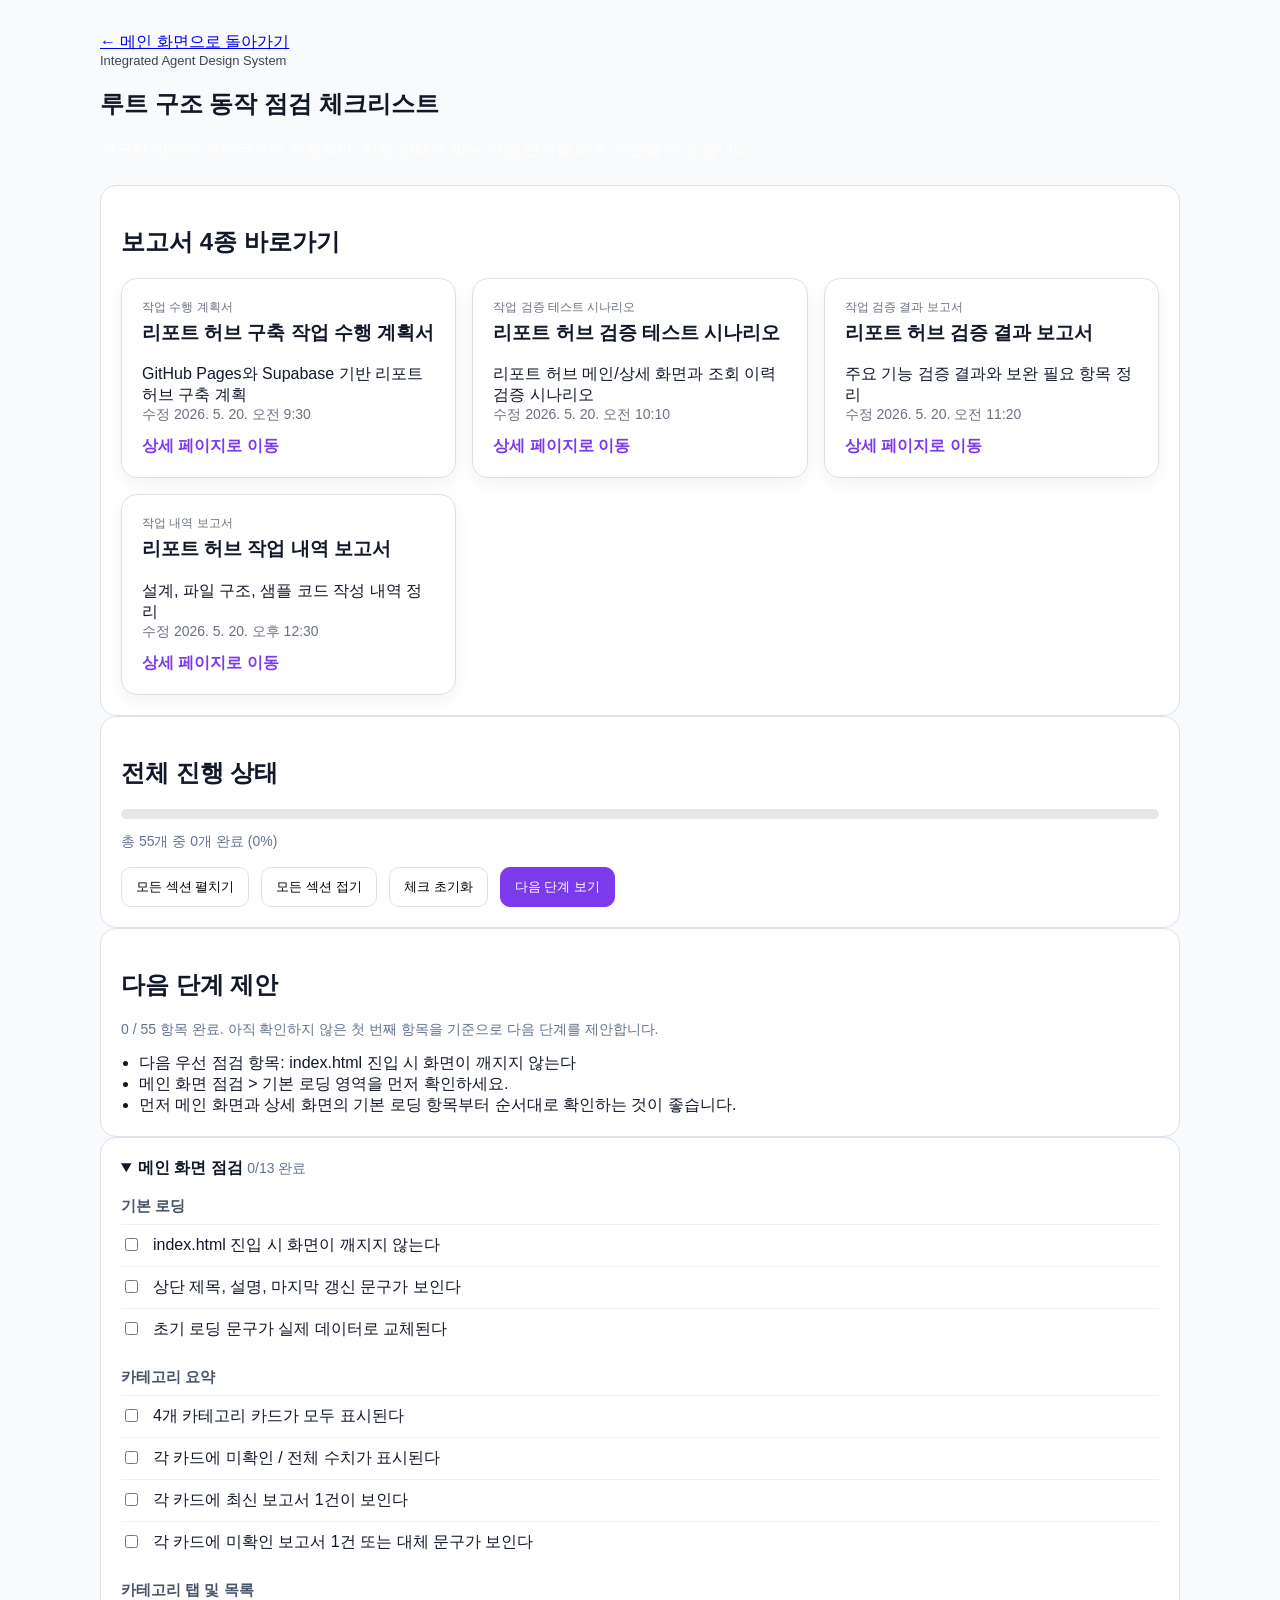
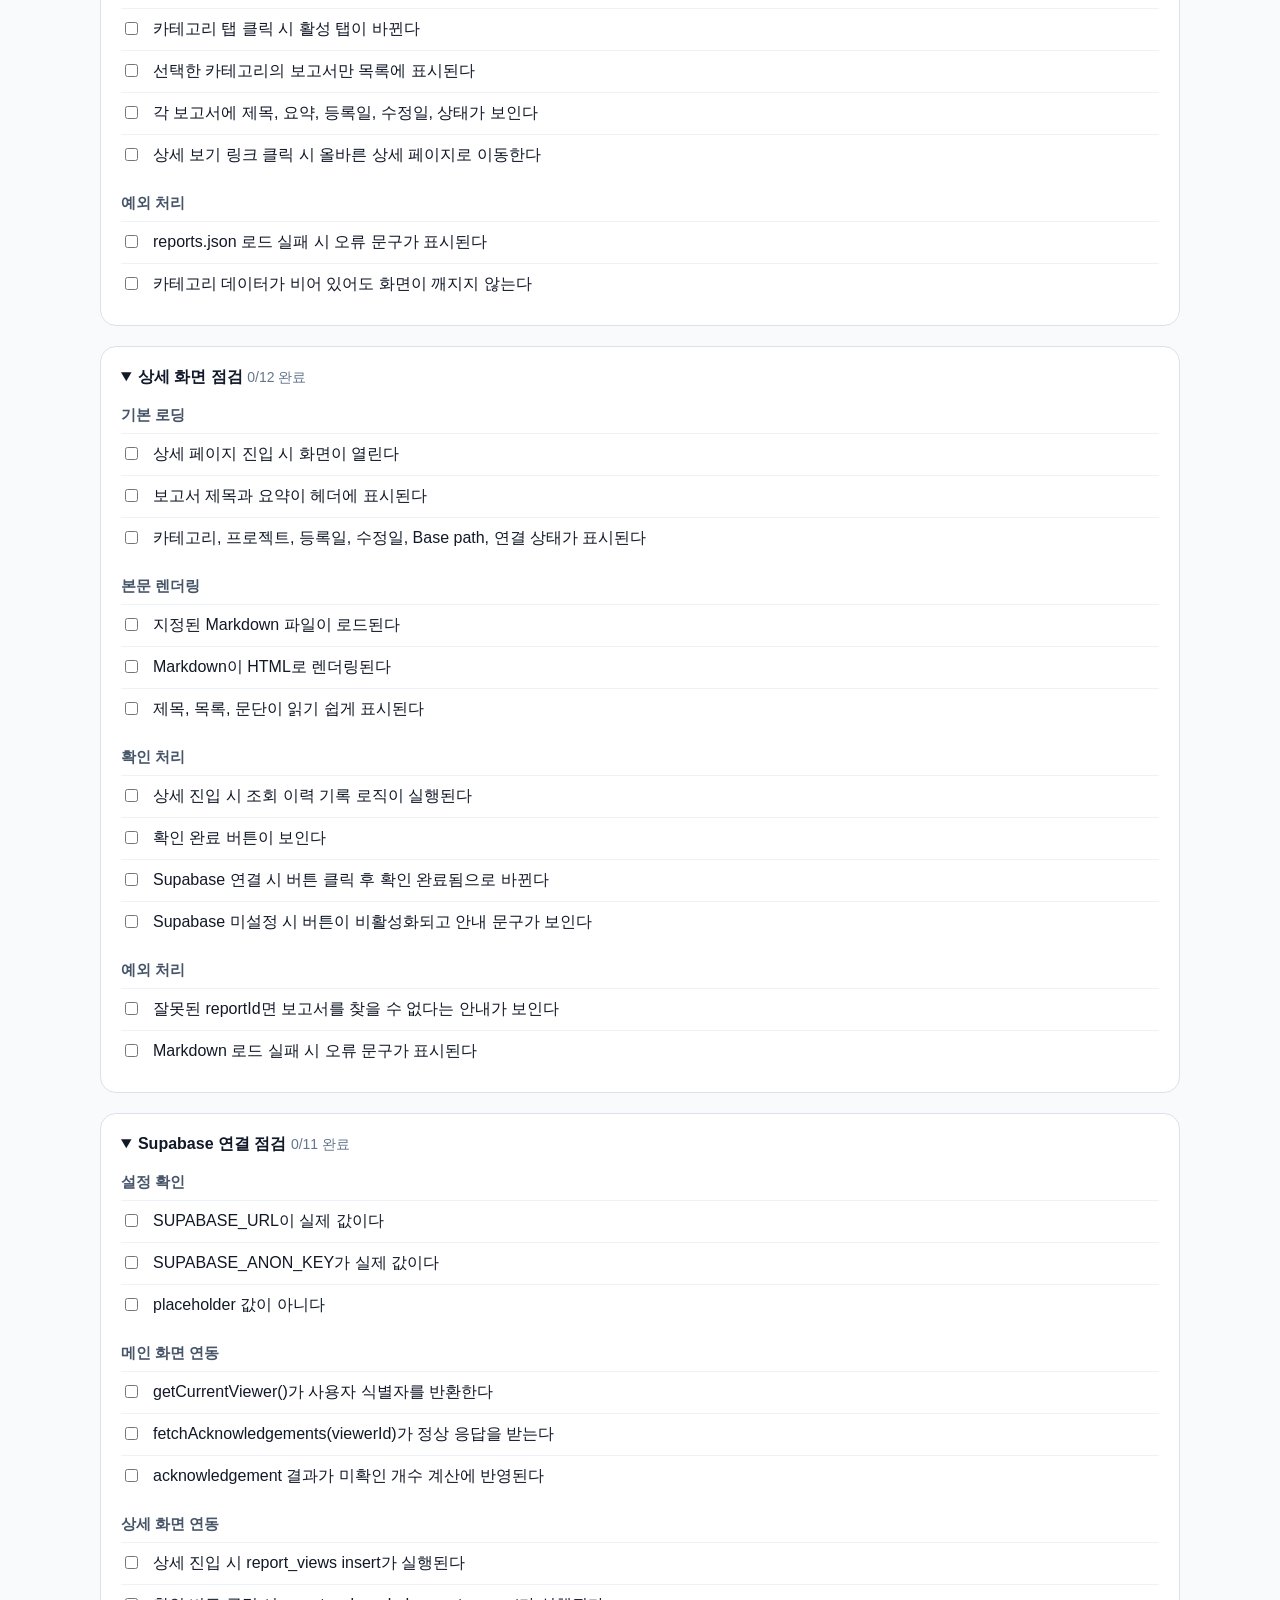
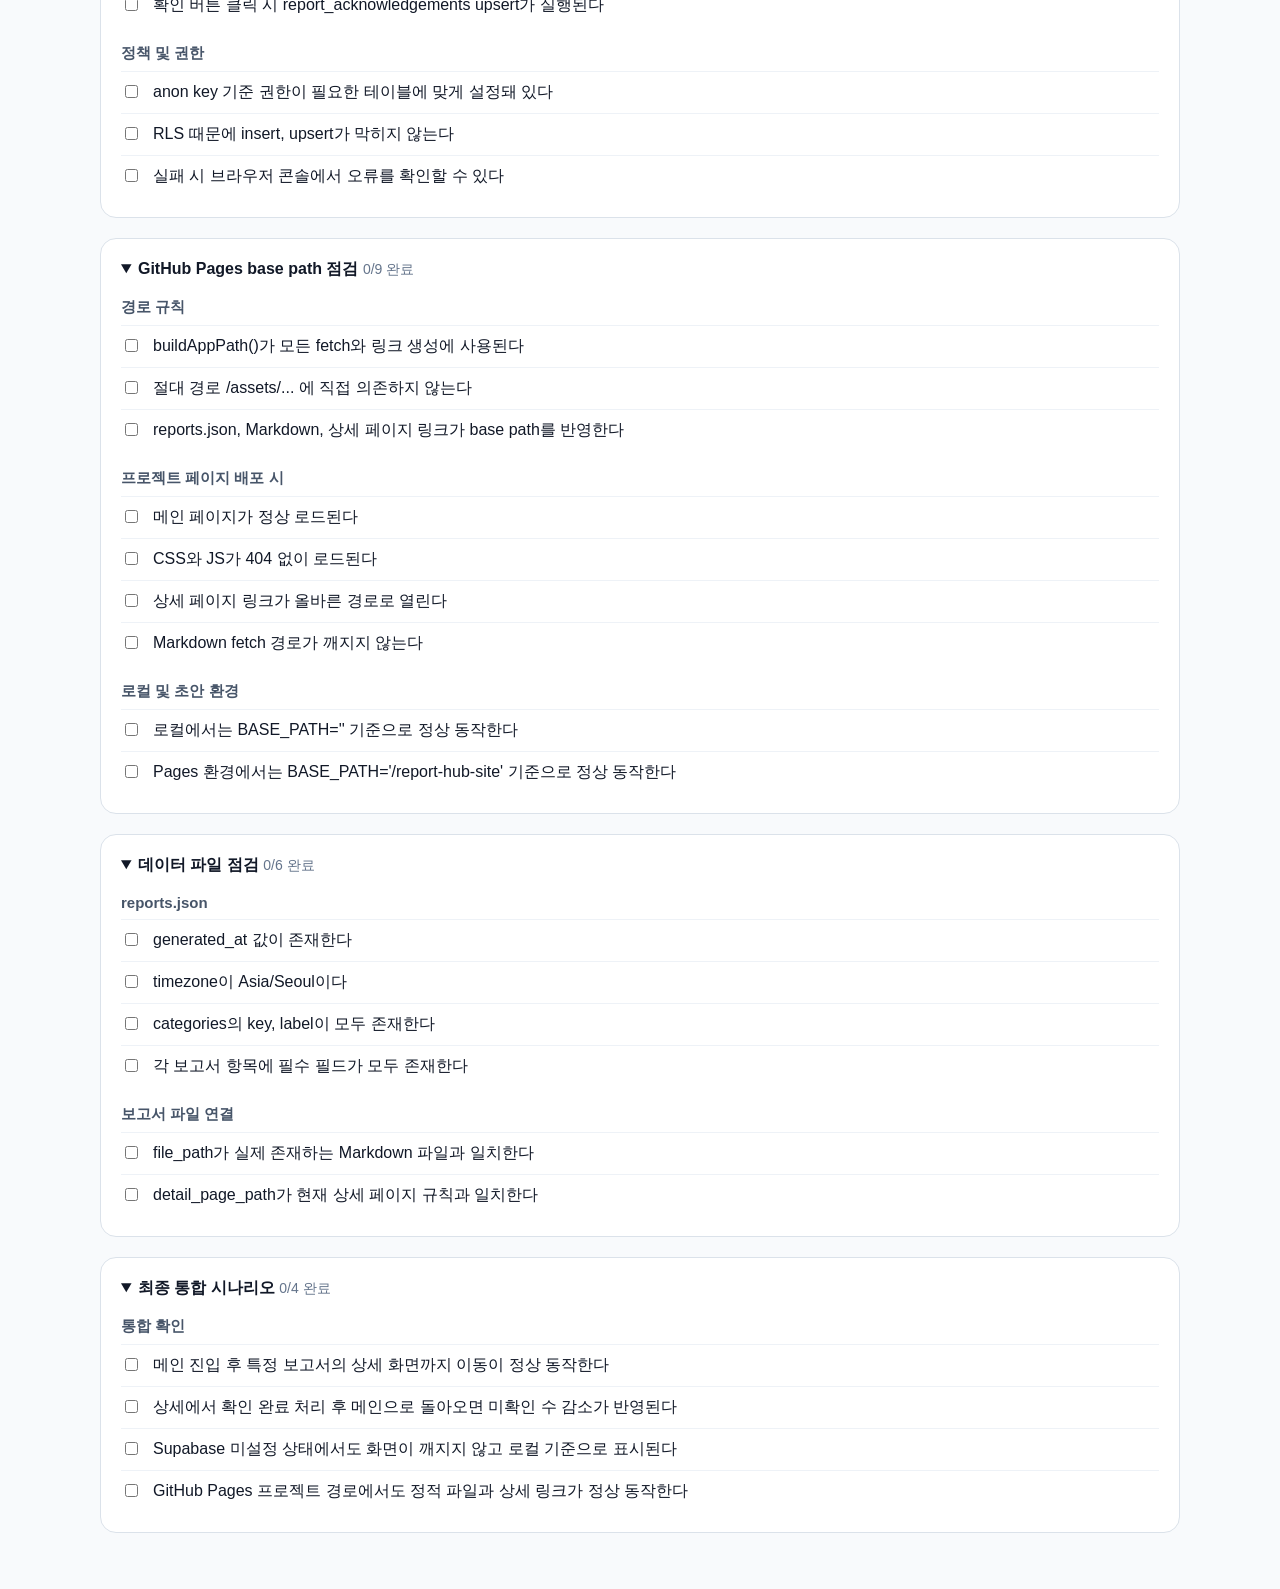
<file: pages/root-structure-validation-checklist.html>
<!doctype html>
<html lang="ko">
  <head>
    <meta charset="UTF-8" />
    <meta name="viewport" content="width=device-width, initial-scale=1.0" />
    <meta
      name="description"
      content="루트 구조 동작 점검 체크리스트를 체크박스로 확인하고 다음 단계를 바로 확인할 수 있는 페이지입니다."
    />
    <title>루트 구조 점검 체크리스트</title>
    <link rel="stylesheet" href="../assets/css/main.css" />
    <style>
      .checklist-layout { max-width: 1120px; margin: 0 auto; padding: 32px 20px 56px; }
      .checklist-header { margin-bottom: 24px; }
      .checklist-grid { display: grid; gap: 20px; }
      .checklist-card { background: #fff; border: 1px solid #dbe2ea; border-radius: 16px; padding: 20px; }
      .check-item { display: flex; gap: 12px; align-items: flex-start; padding: 10px 0; border-top: 1px solid #eef2f7; }
      .check-item:first-child { border-top: 0; }
      .check-item input { margin-top: 3px; }
      .group-title { margin: 18px 0 8px; font-size: 15px; color: #475569; }
      .progress-bar { width: 100%; height: 10px; background: #e5e7eb; border-radius: 999px; overflow: hidden; }
      .progress-bar > div { height: 100%; background: #7c3aed; width: 0%; }
      .next-step-list { margin: 0; padding-left: 18px; }
      .toolbar { display: flex; flex-wrap: wrap; gap: 12px; margin-top: 16px; }
      .toolbar button { border: 1px solid #dbe2ea; background: white; border-radius: 10px; padding: 10px 14px; cursor: pointer; }
      .toolbar button.primary { background: #7c3aed; color: white; border-color: #7c3aed; }
      .muted { color: #64748b; font-size: 14px; }
    </style>
  </head>
  <body>
    <main class="checklist-layout">
      <a href="../index.html" class="back-link">← 메인 화면으로 돌아가기</a>

      <section class="checklist-header">
        <p class="eyebrow">Integrated Agent Design System</p>
        <h1 id="pageTitle">체크리스트를 불러오는 중입니다.</h1>
        <p class="subtext">체크한 항목은 브라우저에 저장되며, 진행 상태에 맞는 다음 단계를 바로 확인할 수 있습니다.</p>
      </section>

      <section class="checklist-card">
        <h2>보고서 4종 바로가기</h2>
        <div id="checklistReportLinks" class="summary-grid">
          <div class="report-item">보고서 바로가기 정보를 불러오는 중입니다.</div>
        </div>
      </section>

      <section class="checklist-card">
        <h2>전체 진행 상태</h2>
        <div class="progress-bar" aria-label="전체 진행 상태">
          <div id="overallProgressBar"></div>
        </div>
        <p id="overallProgressText" class="muted">진행 상태를 계산하는 중입니다.</p>
        <div class="toolbar">
          <button id="expandAllButton">모든 섹션 펼치기</button>
          <button id="collapseAllButton">모든 섹션 접기</button>
          <button id="resetChecklistButton">체크 초기화</button>
          <button id="openNextStepButton" class="primary">다음 단계 보기</button>
        </div>
      </section>

      <section class="checklist-card">
        <h2>다음 단계 제안</h2>
        <p id="nextStepSummary" class="muted">체크된 항목을 기준으로 다음 단계가 여기에 표시됩니다.</p>
        <ul id="nextStepList" class="next-step-list"></ul>
      </section>

      <section id="checklistSections" class="checklist-grid"></section>
    </main>

    <script src="../assets/js/config.js"></script>
    <script src="../assets/js/root-structure-validation-checklist.js"></script>
  </body>
</html>
</file>
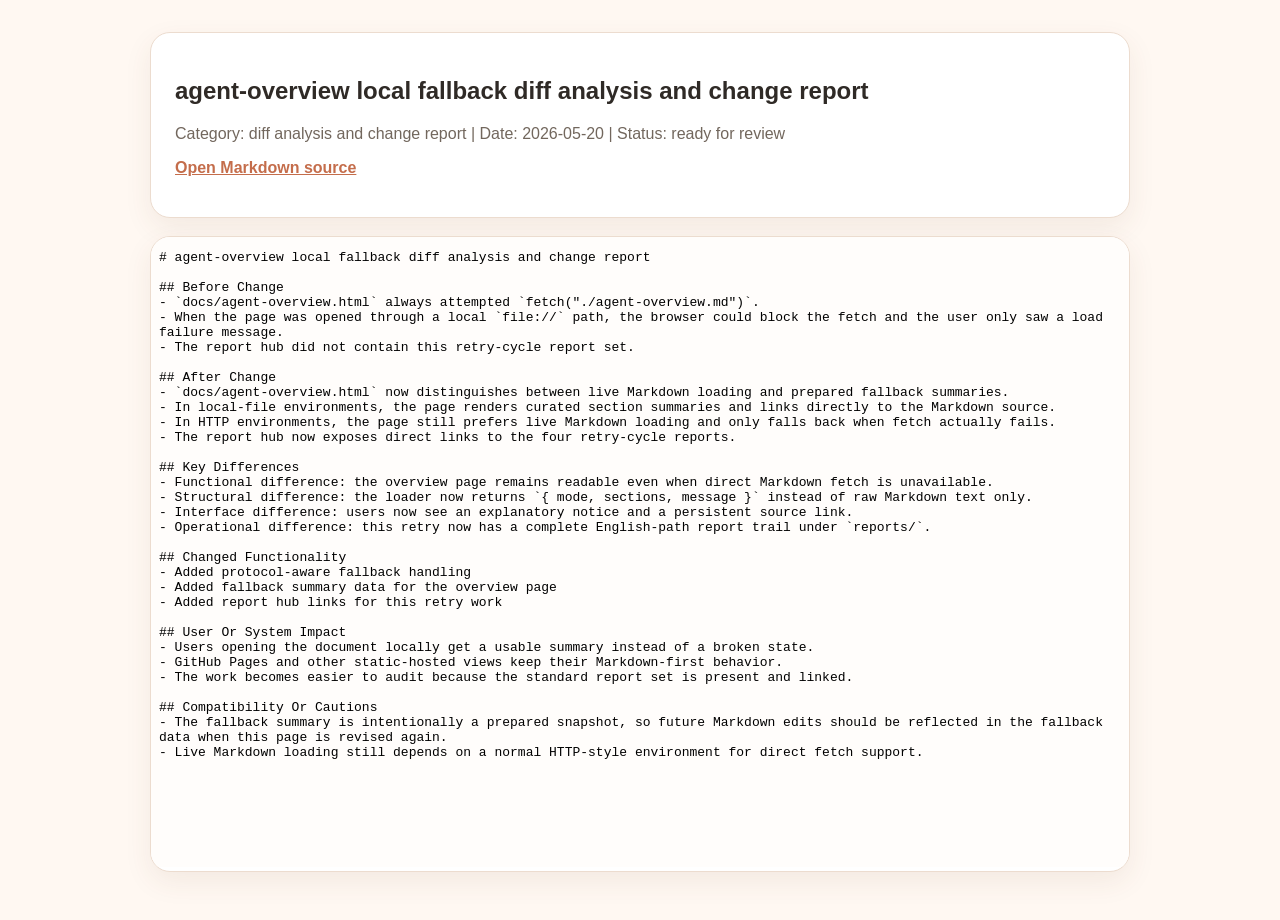
<file: reports/diff-analysis-and-change-reports/2026-05-20-agent-overview-local-fallback-diff-analysis-and-change-report.html>
<!doctype html>
<html lang="ko">
<head>
  <meta charset="utf-8" />
  <meta name="viewport" content="width=device-width, initial-scale=1" />
  <title>agent-overview local fallback diff analysis and change report</title>
  <style>
    body {
      margin: 0;
      font-family: -apple-system, BlinkMacSystemFont, "Segoe UI", sans-serif;
      background: #fff8f2;
      color: #2f2a26;
    }
    main {
      max-width: 980px;
      margin: 0 auto;
      padding: 32px 20px 48px;
    }
    .hero, .frame {
      background: #ffffff;
      border: 1px solid #ecdccf;
      border-radius: 20px;
      box-shadow: 0 10px 28px rgba(97, 62, 39, 0.08);
    }
    .hero {
      padding: 24px;
      margin-bottom: 18px;
    }
    .meta {
      color: #72675d;
      margin-top: 10px;
    }
    .actions {
      margin-top: 14px;
    }
    a {
      color: #c46d4b;
      font-weight: 700;
    }
    .frame {
      overflow: hidden;
      min-height: 70vh;
    }
    iframe {
      width: 100%;
      min-height: 70vh;
      border: 0;
      background: #fffdfb;
    }
  </style>
</head>
<body>
  <main>
    <section class="hero">
      <h1>agent-overview local fallback diff analysis and change report</h1>
      <p class="meta">Category: diff analysis and change report | Date: 2026-05-20 | Status: ready for review</p>
      <p class="actions"><a href="./2026-05-20-agent-overview-local-fallback-diff-analysis-and-change-report.md">Open Markdown source</a></p>
    </section>
    <section class="frame">
      <iframe src="./2026-05-20-agent-overview-local-fallback-diff-analysis-and-change-report.md" title="diff analysis markdown"></iframe>
    </section>
  </main>
</body>
</html>
</file>
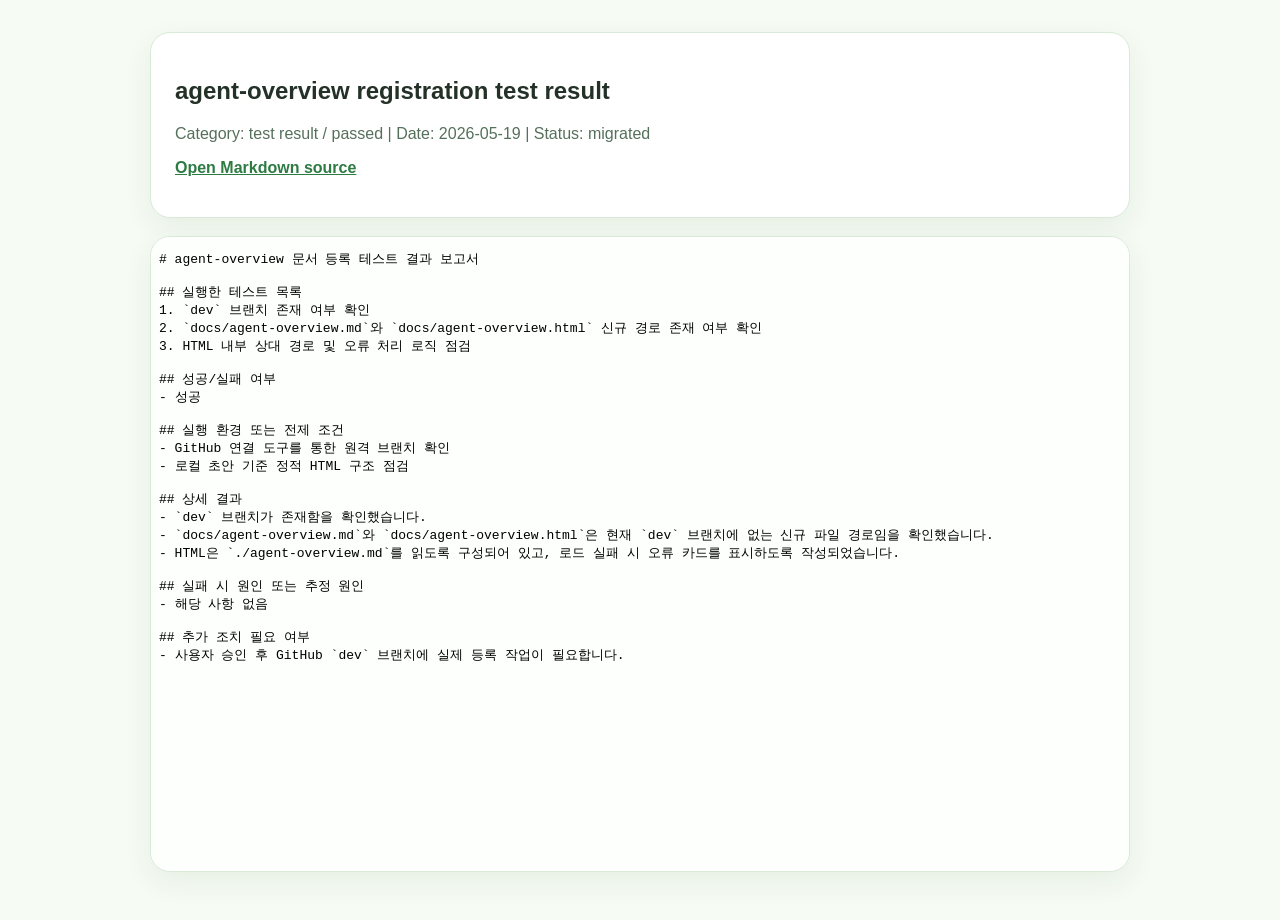
<file: reports/test-results/passed/2026-05-19-agent-overview-registration-test-result.html>
<!doctype html>
<html lang="ko">
<head>
  <meta charset="utf-8" />
  <meta name="viewport" content="width=device-width, initial-scale=1" />
  <title>agent-overview registration test result</title>
  <style>
    body {
      margin: 0;
      font-family: -apple-system, BlinkMacSystemFont, "Segoe UI", sans-serif;
      background: #f6fbf4;
      color: #243127;
    }
    main {
      max-width: 980px;
      margin: 0 auto;
      padding: 32px 20px 48px;
    }
    .hero, .frame {
      background: #ffffff;
      border: 1px solid #d9ebd8;
      border-radius: 20px;
      box-shadow: 0 10px 28px rgba(54, 96, 55, 0.08);
    }
    .hero {
      padding: 24px;
      margin-bottom: 18px;
    }
    .meta {
      color: #55705a;
      margin-top: 10px;
    }
    .actions {
      margin-top: 14px;
    }
    a {
      color: #2d7a43;
      font-weight: 700;
    }
    .frame {
      overflow: hidden;
      min-height: 70vh;
    }
    iframe {
      width: 100%;
      min-height: 70vh;
      border: 0;
      background: #fcfffb;
    }
  </style>
</head>
<body>
  <main>
    <section class="hero">
      <h1>agent-overview registration test result</h1>
      <p class="meta">Category: test result / passed | Date: 2026-05-19 | Status: migrated</p>
      <p class="actions"><a href="./2026-05-19-agent-overview-registration-test-result.md">Open Markdown source</a></p>
    </section>
    <section class="frame">
      <iframe src="./2026-05-19-agent-overview-registration-test-result.md" title="test result markdown"></iframe>
    </section>
  </main>
</body>
</html>
</file>
<file: assets/css/main.css>
:root {
  --bg: #0f172a;
  --card: #ffffff;
  --line: #dbe2ea;
  --text: #111827;
  --muted: #6b7280;
  --accent: #7c3aed;
  --surface: #f8fafc;
  --success-bg: #ecfdf3;
  --success-text: #166534;
  --warn-bg: #fff7ed;
  --warn-text: #9a3412;
}

* { box-sizing: border-box; }
body {
  margin: 0;
  font-family: -apple-system, BlinkMacSystemFont, "Segoe UI", sans-serif;
  background: var(--surface);
  color: var(--text);
}
.page-header {
  display: flex;
  justify-content: space-between;
  gap: 24px;
  padding: 32px;
  background: linear-gradient(135deg, #111827, #312e81);
  color: white;
}
.header-side {
  display: flex;
  flex-direction: column;
  align-items: flex-end;
  gap: 12px;
}
.eyebrow { margin: 0 0 8px; opacity: 0.8; font-size: 13px; }
.subtext, .last-updated { color: rgba(255,255,255,0.82); }
.connection-badge {
  padding: 8px 12px;
  border-radius: 999px;
  background: rgba(255,255,255,0.12);
  font-size: 13px;
}
.layout { padding: 24px 32px 48px; display: grid; gap: 28px; }
.summary-grid {
  display: grid;
  grid-template-columns: repeat(auto-fit, minmax(260px, 1fr));
  gap: 16px;
}
.summary-card, .report-item {
  background: var(--card);
  border: 1px solid var(--line);
  border-radius: 16px;
  padding: 20px;
  box-shadow: 0 6px 18px rgba(15, 23, 42, 0.05);
}
.summary-card h3, .report-item h3 { margin-top: 0; }
.count-badge {
  display: inline-block;
  padding: 6px 10px;
  background: #ede9fe;
  color: var(--accent);
  border-radius: 999px;
  font-weight: 700;
  margin-bottom: 14px;
}
.preview-block {
  border-top: 1px solid var(--line);
  margin-top: 12px;
  padding-top: 12px;
}
.preview-label { font-size: 12px; color: var(--muted); margin-bottom: 4px; }
.tabs { display: flex; flex-wrap: wrap; gap: 10px; }
.tab-button {
  border: 1px solid var(--line);
  background: white;
  border-radius: 999px;
  padding: 10px 14px;
  cursor: pointer;
}
.tab-button.active {
  background: var(--accent);
  color: white;
  border-color: var(--accent);
}
.section-head {
  display: flex;
  justify-content: space-between;
  align-items: center;
  gap: 16px;
  margin-bottom: 16px;
}
.responsive-head {
  flex-wrap: wrap;
}
.section-subtext {
  margin: 6px 0 0;
  color: var(--muted);
}
.notice-banner,
.noscript-banner {
  margin-bottom: 16px;
  padding: 14px 16px;
  border-radius: 14px;
  background: var(--warn-bg);
  color: var(--warn-text);
  border: 1px solid #fed7aa;
}
.hidden { display: none; }
.report-list { display: grid; gap: 14px; }
.report-meta { color: var(--muted); font-size: 14px; }
.report-status {
  display: inline-block;
  margin-top: 8px;
  padding: 4px 10px;
  border-radius: 999px;
  font-size: 12px;
  font-weight: 700;
}
.report-status.read {
  background: var(--success-bg);
  color: var(--success-text);
}
.report-status.unread {
  background: var(--warn-bg);
  color: var(--warn-text);
}
.report-link {
  display: inline-block;
  margin-top: 12px;
  color: var(--accent);
  font-weight: 600;
  text-decoration: none;
}
@media (max-width: 768px) {
  .page-header {
    flex-direction: column;
  }
  .header-side {
    align-items: flex-start;
  }
  .layout {
    padding: 20px 16px 36px;
  }
}
</file>
